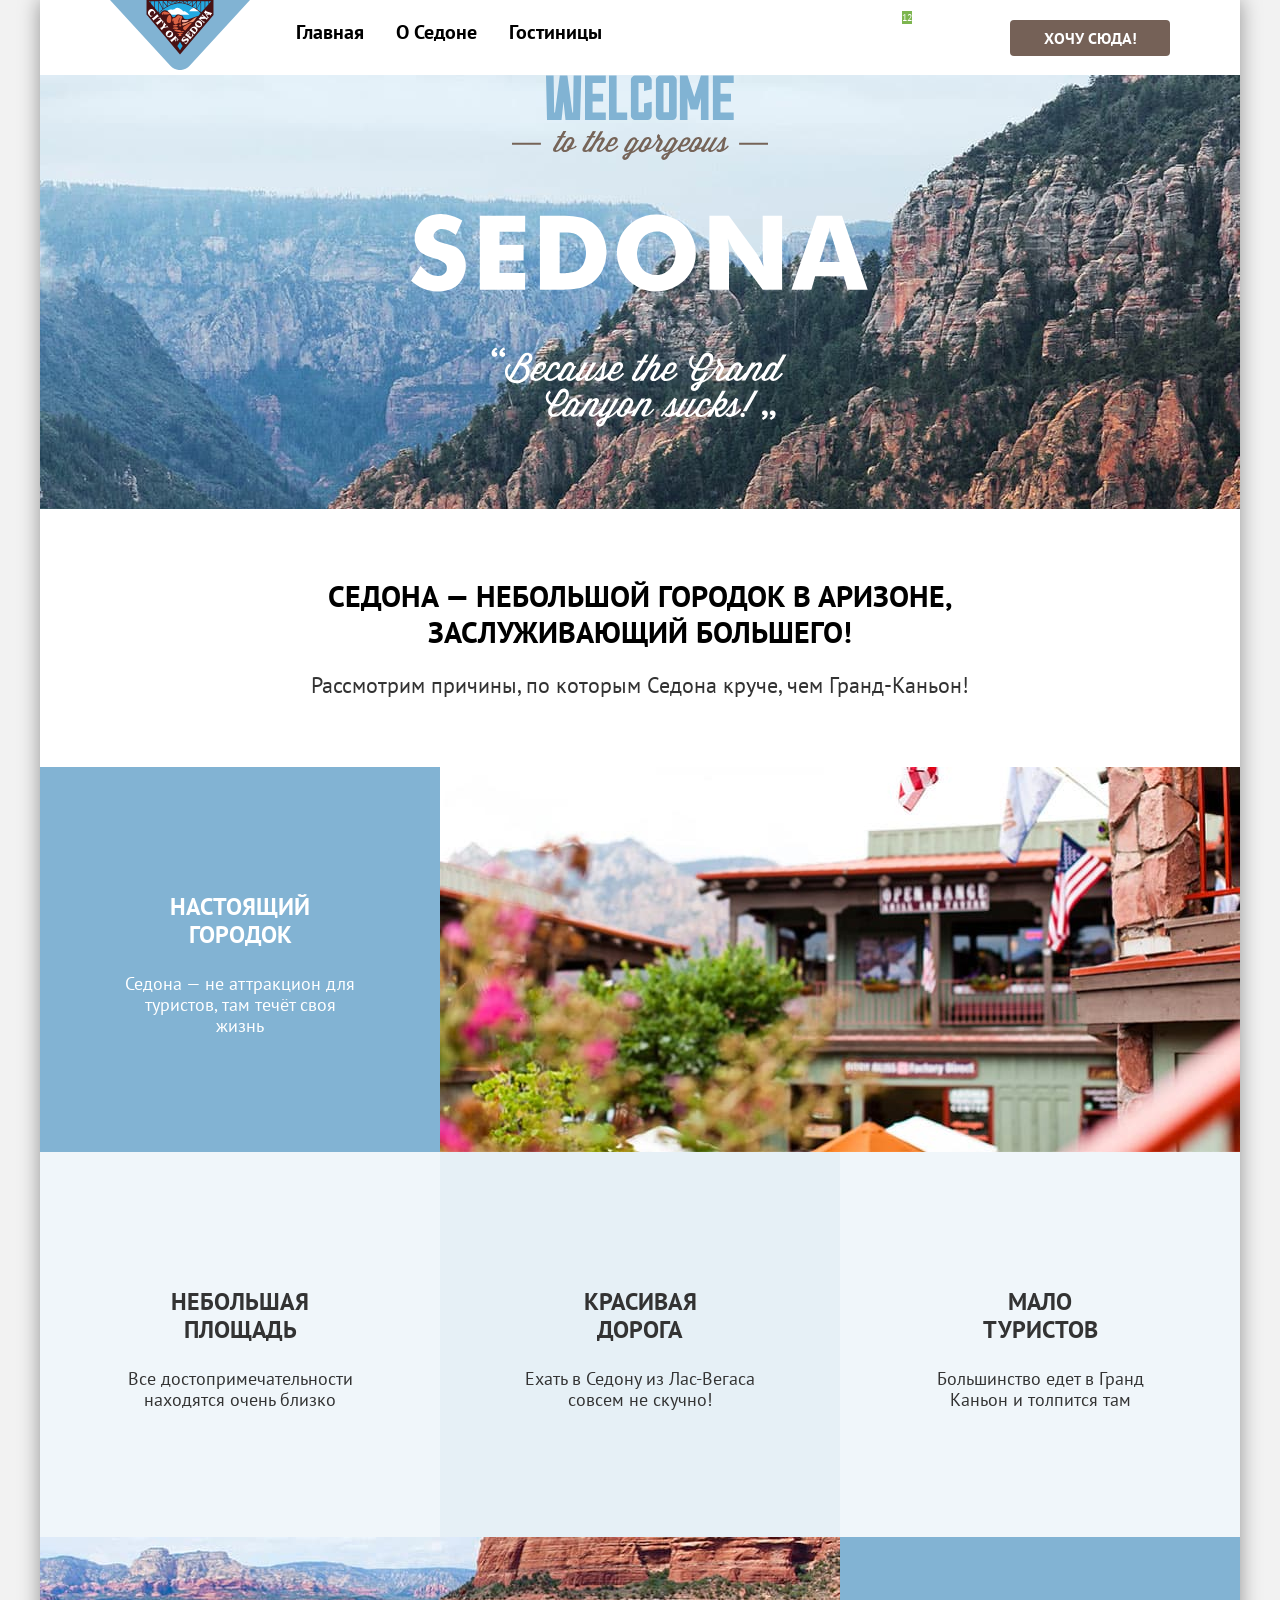
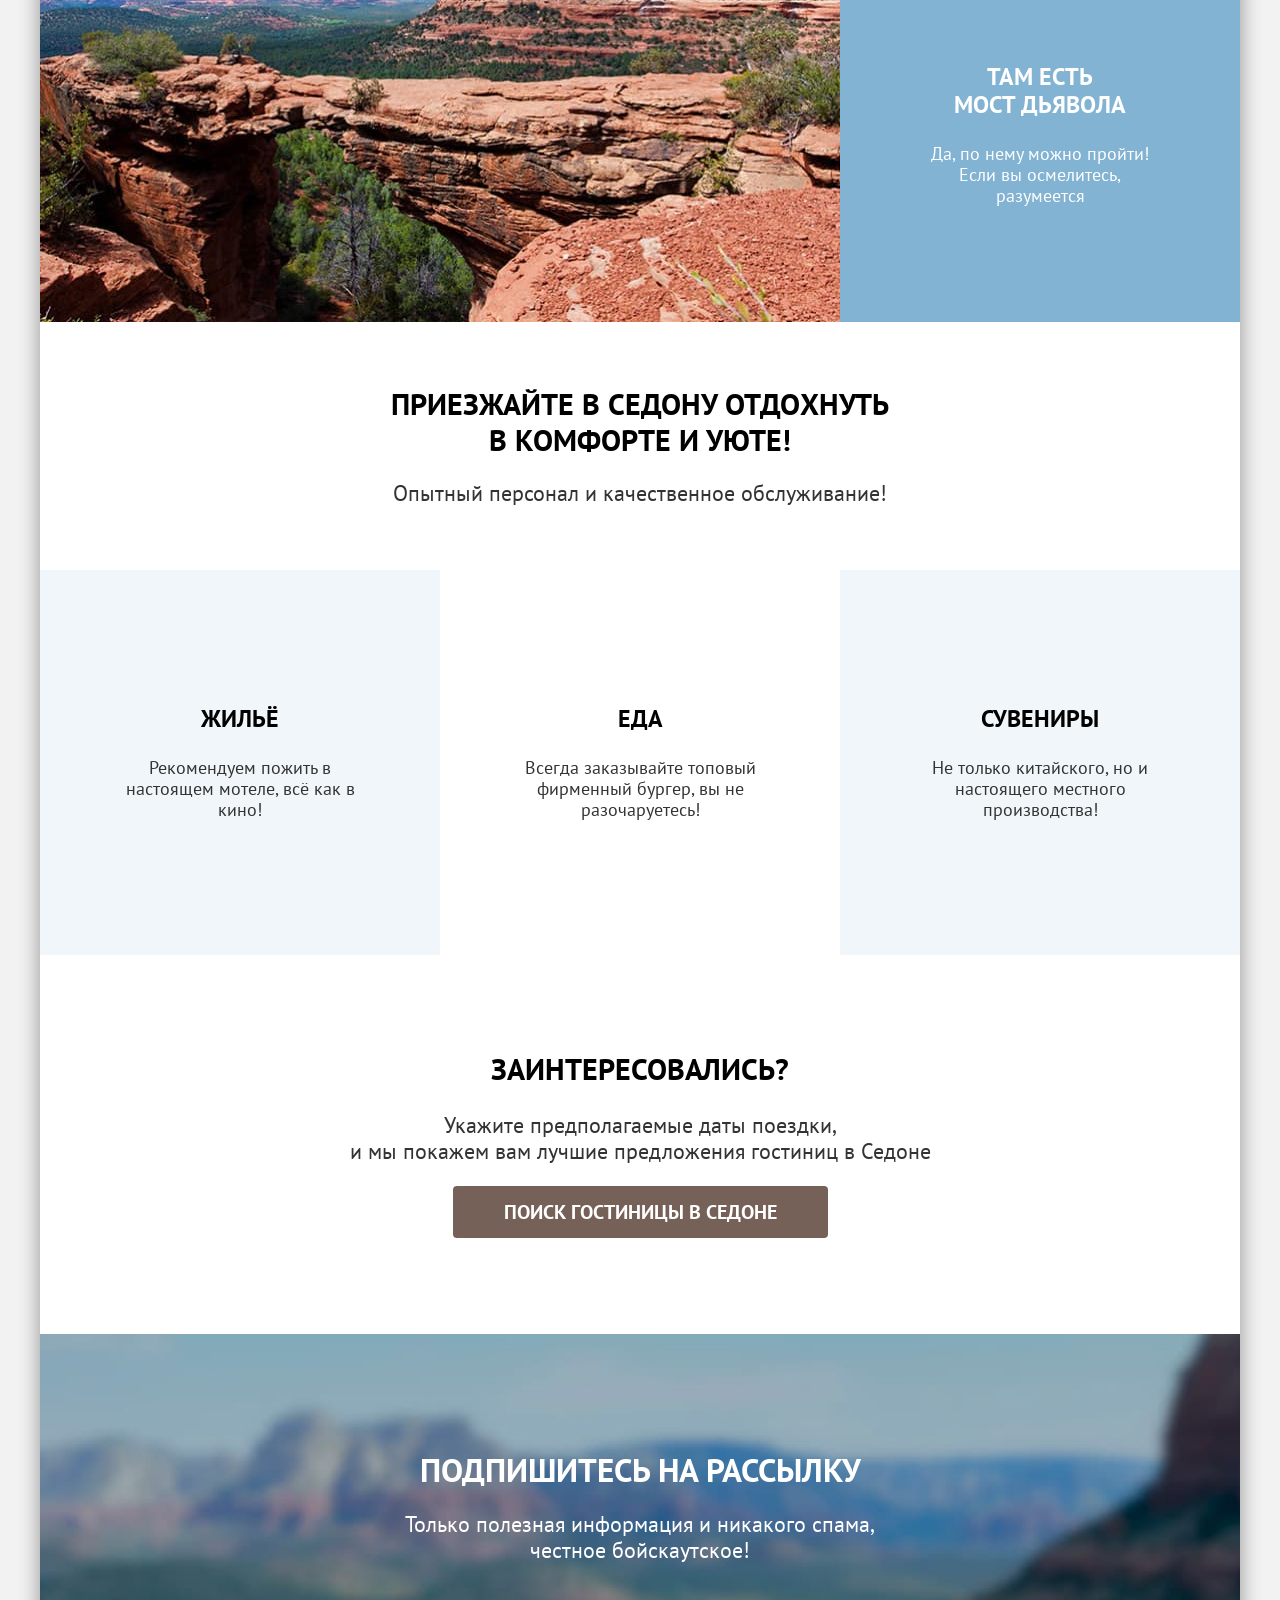
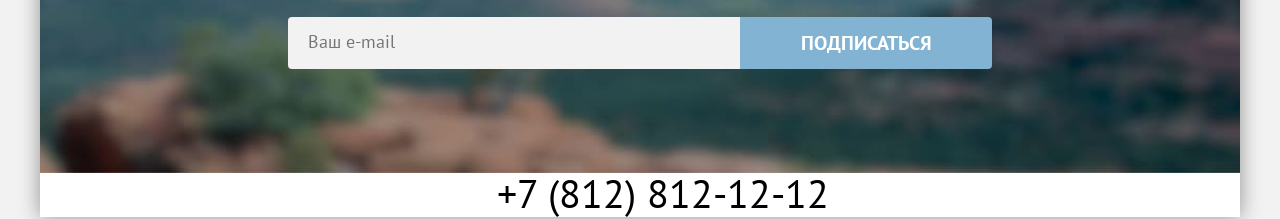
<file: index.html>
<!DOCTYPE html>
<html lang="ru">

  <head>
    <meta charset="utf-8">
    <title>HTML Academy: Седона</title>
    <link href="styles/styles.css" rel="stylesheet">
  </head>

  <body>
    <div class="page-container">
      <header class="navigation-header">
        <nav class="header-navigation">
          <a class="navigation-logo" href="index.html">
            <img src="images/svg/logo.svg" width="140" height="70" alt="Логотип сайта Седона">
          </a>
          <ul class="header-navigation-list">
            <li class="header-navigation-item curent-link">
              <a class="navigation-list-link">Главная</a>
            </li>
            <li class="header-navigation-item">
              <a class="navigation-list-link" href="#">О Седоне</a>
            </li>
            <li class="header-navigation-item">
              <a class="navigation-list-link" href="catalog.html">Гостиницы</a>
            </li>
          </ul>
          <ul class="header-navigation-list navigation-user">
            <li class="header-navigation-item">
              <a class="header-navigation-list-user icon-search">
                <span class="visually-hidden">Поиск</span>
              </a>
            </li>
            <li class="header-navigation-item">
              <a class="header-navigation-list-user icon-favorite">
                <span class="visually-hidden">Избранное</span>
                <span class="favorite-number">12</span>
              </a>
            </li>
          </ul>
          <a class="header-navigation-list-user desired-button" href="#">
            Хочу сюда!
          </a>
        </nav>
      </header>
      <main class="main-index">
        <section class="hero">
          <h1 class="visually-hidden">Добро пожаловать в Седону</h1>
          <img class="welcome-img" src="images/svg/welcome.svg" width="458" height="352"
            alt="Welcome to the gorgeous Sedona, because the Grand Canyon sucks!">
        </section>
        <section class="advantages">
          <h2 class="advantages-header">
            Седона — небольшой городок в Аризоне,
            заслуживающий большего!
          </h2>
          <p class="advantages-description">
            Рассмотрим причины, по которым Седона круче, чем Гранд-Каньон!
          </p>
          <h2 class="visually-hidden">Преимущества</h2>
          <ul class="advantages-list">
            <li class="advantages-item pictures">
              <div class="advantages-text">
                <h3>Настоящий <br>городок</h3>
                <p>
                  Седона — не аттракцион для туристов, там течёт своя жизнь
                </p>
              </div>
              <img class="advantages-img" src="images/city-of-sedona.jpg" width="800" height="385"
                alt="Улица Седоны с видом на ресторан Open Range и горы">
            </li>
            <li class="advantages-item advantages-text">
              <h3>
                Небольшая <br>
                площадь
              </h3>
              <p>
                Все достопримечательности находятся очень близко
              </p>
            </li>
            <li class="advantages-item advantages-text dark-blue">
              <h3>
                Красивая <br>
                дорога
              </h3>
              <p>Ехать в Седону из Лас-Вегаса совсем не скучно!</p>
            </li>
            <li class="advantages-item advantages-text">
              <h3>
                Мало <br>
                туристов
              </h3>
              <p>Большинство едет в Гранд Каньон и толпится там</p>
            </li>
            <li class="advantages-item pictures">
              <img class="advantages-img" src="images/devil-bridge.jpg" width="800" height="385"
                alt="Природный каменный мост Дьявола в Седоне на фоне красных скал">
              <div class="advantages-text">
                <h3>
                  Там есть <br>
                  мост дьявола
                </h3>
                <p>
                  Да, по нему можно пройти! Если вы осмелитесь, разумеется
                </p>
              </div>
            </li>
          </ul>
        </section>
        <section class="advantages-welcome">
          <h2 class="advantages-welcome-header">
            Приезжайте в Седону отдохнуть в комфорте и уюте!
          </h2>
          <p class="advantages-welcome-description">
            Опытный персонал и качественное обслуживание!
          </p>
          <ul class="advantages-welcome-list">
            <li class="advantages-welcome-item light-blue">
              <h3>Жильё</h3>
              <p>
                Рекомендуем пожить в настоящем мотеле, всё как в кино!
              </p>
            </li>
            <li class="advantages-welcome-item">
              <h3>Еда</h3>
              <p>
                Всегда заказывайте топовый фирменный бургер, вы не разочаруетесь!
              </p>
            </li>
            <li class="advantages-welcome-item light-blue">
              <h3>Сувениры</h3>
              <p>
                Не только китайского, но и настоящего местного производства!
              </p>
            </li>
          </ul>
        </section>
        <section class="interested">
          <h2>Заинтересовались?</h2>
          <p>
            Укажите предполагаемые даты поездки,<br>и мы покажем вам лучшие
            предложения гостиниц в Седоне
          </p>
          <button class="button-search" type="button">
            Поиск гостиницы в седоне
          </button>
        </section>
        <section class="subscribe">
          <h2>Подпишитесь на рассылку</h2>
          <p>
            Только полезная информация и никакого спама, честное бойскаутское!
          </p>
          <form class="subscribe-form" action="https://echo.htmlacademy.ru/" method="post">
            <label class="visually-hidden" for="email">Ваш email</label>
            <input type="email" id="email" name="email" placeholder="Ваш e-mail" required>
            <button class="subscribe-button" type="submit">Подписаться</button>
          </form>
        </section>
      </main>
      <footer class="main-footer">
        <ul class="social-list">
          <li class="social-item">
            <a class="social-link" href="https://vk.com/htmlacademy" title="Vk">
              <span class="visually-hidden">Группа Вконтакте</span>
            </a>
          </li>
          <li class="social-item">
            <a class="social-link" href="https://t.me/htmlacademy" title="Telegram">
              <span class="visually-hidden">Канал в Telegram</span>
            </a>
          </li>
          <li class="social-item">
            <a class="social-link" href="https://www.youtube.com/user/htmlacademyru" title="YouTube">
              <span class="visually-hidden">Ютуб канал</span>
            </a>
          </li>
        </ul>
        <a class="footer-contact-number" href="tel:+78128121212">
          +7 (812) 812-12-12
        </a>
        <a class="footer-contact-logo" href="https://htmlacademy.ru/intensive/htmlcss">
          <span class="visually-hidden">Логотип htmlacademy</span>
        </a>
      </footer>
    </div>
  </body>

</html>
</file>
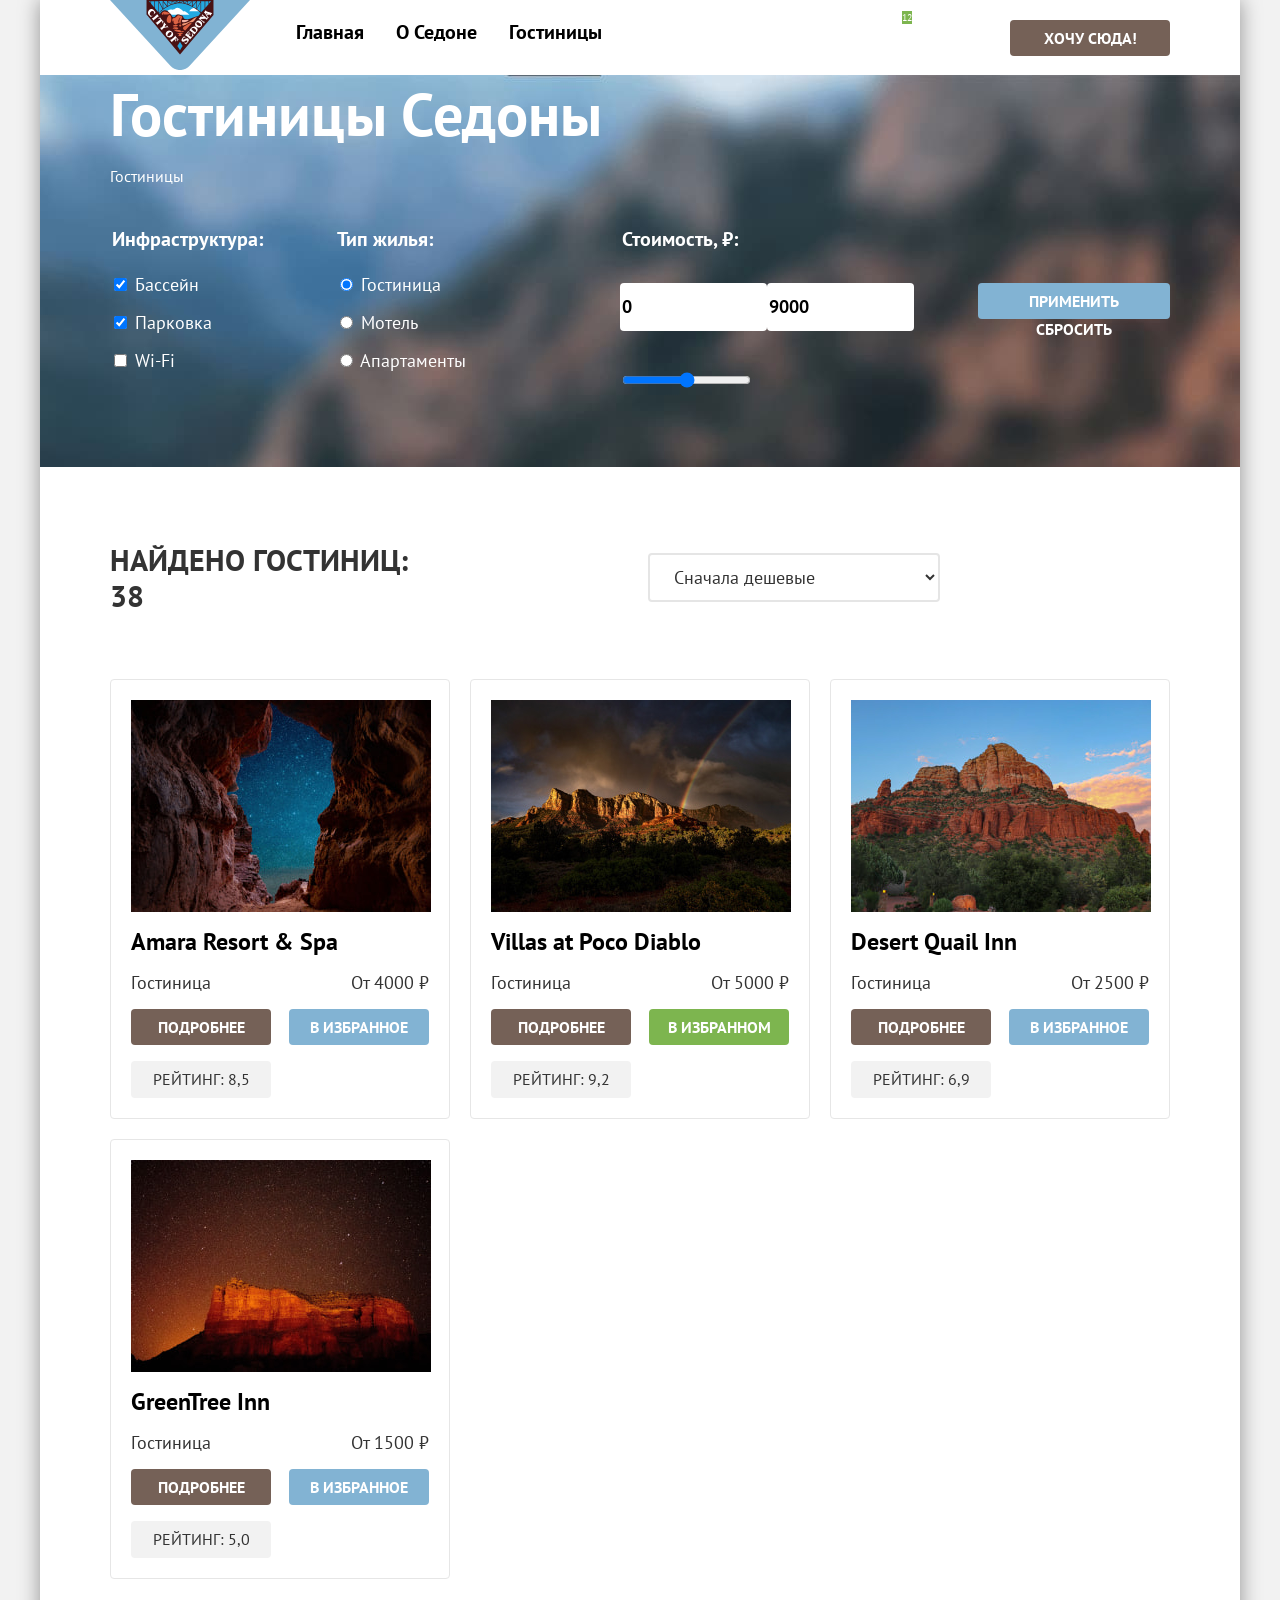
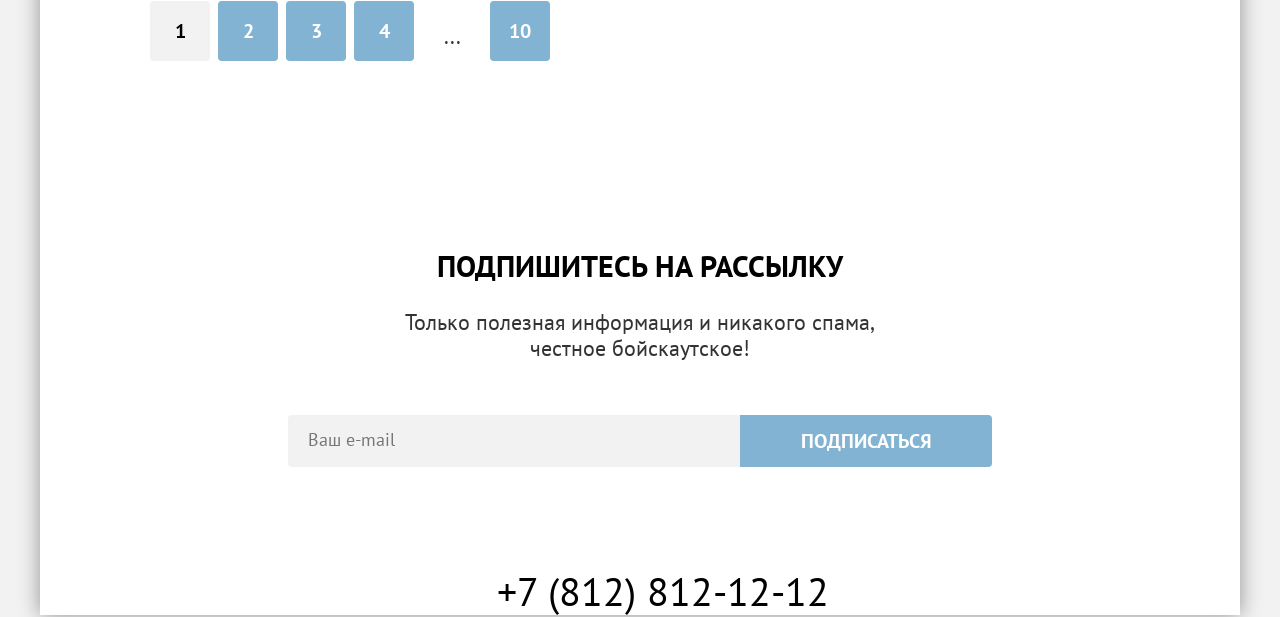
<file: catalog.html>
<!DOCTYPE html>
<html lang="ru">

  <head>
    <meta charset="UTF-8">
    <meta name="viewport" content="width=device-width, initial-scale=1.0">
    <title>Каталог</title>
    <link rel="stylesheet" href="styles/styles.css">
  </head>

  <body>
    <div class="page-container">
      <header class="navigation-header">
        <nav class="header-navigation">
          <a class="navigation-logo" href="index.html">
            <img src="images/svg/logo.svg" width="140" height="70" alt="Логотип сайта Седона">
          </a>
          <ul class="header-navigation-list">
            <li class="header-navigation-item">
              <a class="navigation-list-link" href="index.html">Главная</a>
            </li>
            <li class="header-navigation-item">
              <a class="navigation-list-link" href="#">О Седоне</a>
            </li>
            <li class="header-navigation-item curent-link">
              <a class="navigation-list-link">Гостиницы</a>
            </li>
          </ul>
          <ul class="header-navigation-list navigation-user">
            <li class="header-navigation-item">
              <a class="header-navigation-list-user icon-search">
                <span class="visually-hidden">Поиск</span>
              </a>
            </li>
            <li class="header-navigation-item">
              <a class="header-navigation-list-user icon-favorite">
                <span class="visually-hidden">Избранное</span>
                <span class="favorite-number">12</span>
              </a>
            </li>
          </ul>
          <a class="header-navigation-list-user desired-button" href="#">
            ХОЧУ СЮДА!
          </a>
        </nav>
      </header>
      <main class="main-catalog">
        <section class="catalog-filter-bloc">
          <h1>
            Гостиницы Седоны
          </h1>
          <ul class="breadcrumbs-list">
            <li class="breadcrumbs-item">
              <a class="breadcrumbs-link" href="index.html">
                <span class="visually-hidden">Главная страница</span>
              </a>
            </li>
            <li>
              <a class="breadcrumbs-link">Гостиницы</a>
            </li>
          </ul>
          <form class="catalog-filter" action="https://echo.htmlacademy.ru/" method="get">
            <fieldset class="catalog-filter-group">
              <legend class="catalog-filter-title">Инфраструктура:</legend>
              <ul class="catalog-filter-list">
                <li class="catalog-filter-item">
                  <label class="control">
                    <input type="checkbox" name="swimming-pool" checked>
                    Бассейн
                  </label>
                </li>
                <li class="catalog-filter-item">
                  <label class="control">
                    <input type="checkbox" name="parking" checked>
                    Парковка
                  </label>
                </li>
                <li class="catalog-filter-item">
                  <label class="control">
                    <input type="checkbox" name="wifi">
                    Wi-Fi
                  </label>
                </li>
              </ul>
            </fieldset>
            <fieldset class="catalog-filter-group">
              <legend class="catalog-filter-title">Тип жилья:</legend>
              <ul class="catalog-filter-list">
                <li class="catalog-filter-item">
                  <label class="control">
                    <input type="radio" name="property-type" value="hotel" checked>
                    Гостиница
                  </label>
                </li>
                <li class="catalog-filter-item">
                  <label class="control">
                    <input type="radio" name="property-type" value="motel">
                    Мотель
                  </label>
                </li>
                <li class="catalog-filter-item">
                  <label class="control">
                    <input type="radio" name="property-type" value="apartments">
                    Апартаменты
                  </label>
                </li>
              </ul>
            </fieldset>
            <fieldset class="catalog-filter-group">
              <legend class="catalog-filter-title">Стоимость, ₽:</legend>
              <div class="inputs-price-container">
                <input class="field-price" name="min-price" type="number" value="0">
                <input class="field-price" name="max-price" type="number" value="9000">
              </div>
              <input class="range-price" type="range">
            </fieldset>
            <div class="catalog-button-container">
              <button class="button-submit" type="submit">Применить</button>
              <button class="button-reset" type="reset">Сбросить</button>
            </div>
          </form>
        </section>
        <section class="hotels-catalog">
          <div class="sorting-container">
            <h2>Найдено гостиниц: 38</h2>
            <select class="select-control" aria-label="Сортировка">
              <option value="cheap">Сначала дешевые</option>
              <option value="expensive">Сначала дорогие</option>
            </select>
            <div class="card-view-container">
              <a class="button button-active" href="catalog.html?view=tile">
                <span class="visually-hidden">Показать плиткой</span>
              </a>
              <a class="button" href="catalog.html?view=card">
                <span class="visually-hidden">Показать карточками</span>
              </a>
              <a class="button" href="catalog.html?view=list">
                <span class="visually-hidden">Показать списком</span>
              </a>
            </div>
          </div>
          <ul class="hotels-catalog-list">
            <li class="hotels-catalog-item">
              <a class="product-card-link" href="#">
                <img class="product-card-img" src="images/amara-resort-spa.jpg" width="300" height="212"
                  alt="Вид на звездное ночное небо из темной каменной пещеры">
              </a>
              <h3 class="hotel-name">Amara Resort & Spa</h3>
              <div class="hotel-info-container">
                <p class="hotel-title">Гостиница</p>
                <p class="hotel-price">От 4000 ₽</p>
              </div>
              <div class="hotel-buttons-container">
                <a class="hotel-card-button button-info" href="#">Подробнее</a>
                <button class="hotel-card-button button-favorite" type="button">В избранное</button>
              </div>
              <div class="hotel-rating-container">
                <span class="rating-stars visually-hidden">4 звезды</span>
                <span class="hotel-rating">Рейтинг: 8,5</span>
              </div>
            </li>
            <li class="hotels-catalog-item">
              <a class="product-card-link" href="#">
                <img class="product-card-img" src="images/villas-at-poco-diablo.jpg" width="300" height="212"
                  alt="Красные скалы под грозовым небом с яркой радугой">
              </a>
              <h3 class="hotel-name">Villas at Poco Diablo</h3>
              <div class="hotel-info-container">
                <p class="hotel-title">Гостиница</p>
                <p class="hotel-price">От 5000 ₽</p>
              </div>
              <div class="hotel-buttons-container">
                <a class="hotel-card-button button-info" href="#">Подробнее</a>
                <button class="hotel-card-button button-in-favorite" type="button">В избранном</button>
              </div>
              <div class="hotel-rating-container">
                <span class="rating-stars visually-hidden">4 звезды</span>
                <span class="hotel-rating">Рейтинг: 9,2</span>
              </div>
            </li>
            <li class="hotels-catalog-item">
              <a class="product-card-link" href="#">
                <img class="product-card-img" src="images/desert-quail-inn.jpg" width="300" height="212"
                  alt="Величественная слоистая красная гора">
              </a>
              <h3 class="hotel-name">Desert Quail Inn</h3>
              <div class="hotel-info-container">
                <p class="hotel-title">Гостиница</p>
                <p class="hotel-price">От 2500 ₽</p>
              </div>
              <div class="hotel-buttons-container">
                <a class="hotel-card-button button-info" href="#">Подробнее</a>
                <button class="hotel-card-button button-favorite" type="button">В избранное</button>
              </div>
              <div class="hotel-rating-container">
                <span class="rating-stars visually-hidden">3 звезды</span>
                <span class="hotel-rating">Рейтинг: 6,9</span>
              </div>
            </li>
            <li class="hotels-catalog-item">
              <a class="product-card-link" href="#">
                <img class="product-card-img" src="images/greentree-inn.jpg" width="300" height="212"
                  alt="Подсвеченная красная скала ночью под усыпанным звездами небом">
              </a>
              <h3 class="hotel-name">GreenTree Inn</h3>
              <div class="hotel-info-container">
                <p class="hotel-title">Гостиница</p>
                <p class="hotel-price">От 1500 ₽</p>
              </div>
              <div class="hotel-buttons-container">
                <a class="hotel-card-button button-info" href="#">Подробнее</a>
                <button class="hotel-card-button button-favorite" type="button">В избранное</button>
              </div>
              <div class="hotel-rating-container">
                <span class="rating-stars visually-hidden">2 звезды</span>
                <span class="hotel-rating">Рейтинг: 5,0</span>
              </div>
            </li>
          </ul>
          <ul class="pagination-list">
            <li class="pagination-item">
              <a class="pagination-link pagination-current">1</a>
            </li>
            <li class="pagination-item">
              <a class="pagination-link" href="#">2</a>
            </li>
            <li class="pagination-item">
              <a class="pagination-link" href="#">3</a>
            </li>
            <li class="pagination-item">
              <a class="pagination-link" href="#">4</a>
            </li>
            <li class="pagination-item">
              <p class="pagination-dots">...</p>
            </li>
            <li class="pagination-item">
              <a class="pagination-link" href="#">10</a>
            </li>
          </ul>
        </section>
        <section class="subscribe subscribe-catalog">
          <h2>Подпишитесь на рассылку</h2>
          <p>
            Только полезная информация и никакого спама, честное бойскаутское!
          </p>
          <form class="subscribe-form" action="https://echo.htmlacademy.ru/" method="post">
            <label class="visually-hidden" for="email">Ваш email</label>
            <input class="email-field" type="email" id="email" name="email" placeholder="Ваш e-mail" required>
            <button class="subscribe-button" type="submit">Подписаться</button>
          </form>
        </section>
      </main>
      <footer class="main-footer">
        <ul class="social-list">
          <li class="social-item">
            <a class="social-link" href="https://vk.com/htmlacademy" title="Vk">
              <span class="visually-hidden">Группа Вконтакте</span>
            </a>
          </li>
          <li class="social-item">
            <a class="social-link" href="https://t.me/htmlacademy" title="Telegram">
              <span class="visually-hidden">Канал в Telegram</span>
            </a>
          </li>
          <li class="social-item">
            <a class="social-link" href="https://www.youtube.com/user/htmlacademyru" title="YouTube">
              <span class="visually-hidden">Ютуб канал</span>
            </a>
          </li>
        </ul>
        <a class="footer-contact-number" href="tel:+78128121212">
          +7 (812) 812-12-12
        </a>
        <a class="footer-contact-logo" href="https://htmlacademy.ru/intensive/htmlcss">
          <span class="visually-hidden">Логотип htmlacademy</span>
        </a>
      </footer>
    </div>
  </body>

</html>
</file>
<file: styles/styles.css>
@font-face {
  font-family: "PT Sans";
  font-style: normal;
  font-weight: 400;
  src: url("../fonts/ptsans-400.woff2") format("woff2");
  font-display: swap;
}

@font-face {
  font-family: "PT Sans";
  font-style: normal;
  font-weight: 700;
  src: url("../fonts/ptsans-700.woff2") format("woff2");
  font-display: swap;
}

html {
  height: 100%;
}

body {
  display: flex;
  flex-direction: column;
  margin: 0;
  font-family: "PT Sans", sans-serif;
  font-weight: 400;
  font-size: 22px;
  line-height: 26px;
  background-color: #f2f2f2;
  color: #333333;
  min-height: 100%;
}

.visually-hidden {
  position: absolute;
  width: 1px;
  height: 1px;
  padding: 0;
  margin: -1px;
  overflow: hidden;
  clip: rect(0, 0, 0, 0);
  border: 0;
}

.page-container {
  display: flex;
  flex-direction: column;
  min-height: 100%;
  width: 1200px;
  margin: 0 auto;
  background-color: #ffffff;
  flex-grow: 1;
  box-shadow: 0 0 20px rgba(0, 0, 0, 0.4);
}

.navigation-header {
  padding-right: 70px;
  padding-left: 70px;
}

.navigation-logo {
  margin-right: 30px;
}

.navigation-logo img {
  width: 140px;
  height: 70px;
}

.header-navigation {
  display: flex;
  width: 100%;
}

.header-navigation-list {
  display: flex;
  flex-wrap: wrap;
  list-style-type: none;
  margin: 0;
  margin-right: auto;
  padding: 0;
  width: 500px;
}

.navigation-list-link {
  display: block;
  padding: 20px 16px;
  font-weight: 700;
  font-size: 20px;
  line-height: 24px;
  color: #000000;
  text-decoration: none;
}

.navigation-user {
  flex-wrap: wrap;
  margin-right: 20px;
  width: 88px;
}

.favorite-number {
  background-color: #7db54f;
  font-size: 10px;
  line-height: 10px;
  color: #ffffff;
}

.desired-button {
  display: flex;
  justify-content: center;
  align-items: center;
  font-weight: 700;
  font-size: 16px;
  color: #ffffff;
  background-color: #756157;
  text-decoration: none;
  text-transform: uppercase;
  border-radius: 4px;
  width: 160px;
  min-height: 36px;
  text-align: center;
  align-self: center;
}

.container {
  width: 1060px;
  margin: 0 auto;
}

.welcome-img {
  display: block;
  margin: 0 auto;
}

.main-index {
  flex-grow: 1;
}

.main-catalog {
  flex-grow: 1;
}

.hero {
  display: flex;
  margin: 0 auto;
  background-color: #000000;
  background-image: url("../images/background/index-background.jpg");
  background-repeat: no-repeat;
  background-size: cover;
  padding-bottom: 82px;
}

.hero img {
  width: 458px;
  height: 352px;
}

.advantages-list {
  display: flex;
  flex-wrap: wrap;
  list-style-type: none;
  margin: 0;
  padding: 0;
}

.advantages-text {
  box-sizing: border-box;
  width: 400px;
  height: 385px;
  padding: 112px 85px;
  text-align: center;
}

.pictures .advantages-text {
  padding: 102px 85px;
}

.pictures {
  display: flex;
}

.pictures img {
  width: 800px;
  height: 385px;
}

.advantages {
  margin: 0;
  padding: 0;
}

.advantages-header {
  font-weight: 700;
  font-size: 30px;
  line-height: 36px;
  color: #000000;
  text-transform: uppercase;
  text-align: center;
  margin: 0 auto;
  padding-top: 69px;
  max-width: 630px;
}

.advantages-description {
  text-align: center;
  margin-bottom: 69px;
}

.advantages-welcome {
  margin: 0;
  padding: 0;
  text-align: center;
}

.advantages-welcome-header {
  font-weight: 700;
  font-size: 30px;
  line-height: 36px;
  color: #000000;
  text-transform: uppercase;
  margin: 0 auto;
  margin-top: 64px;
  max-width: 505px;
}

.advantages-welcome-description {
  margin-bottom: 64px;
}

.interested {
  margin: 0;
  text-align: center;
}

.interested h2 {
  font-weight: 700;
  font-size: 30px;
  line-height: 36px;
  color: #000000;
  text-transform: uppercase;
  margin-top: 96px;
}

.subscribe {
  background-color: #000000;
  background-image: url("../images/background/subscribe-background.jpg");
  background-size: cover;
  color: #ffffff;
  text-align: center;
  margin: 0;
  padding-top: 96px;
  padding-bottom: 104px;
}

.subscribe p {
  max-width: 475px;
  margin: 0 auto;
  margin-bottom: 54px;
}

.subscribe h2 {
  text-transform: uppercase;
}

.advantages-item {
  background-color: rgba(131, 179, 211, 0.12);
}

.light-blue {
  background-color: rgba(131, 179, 211, 0.12);
}

.dark-blue {
  background-color: rgba(131, 179, 211, 0.2);
}

.pictures {
  background-color: #82b3d3;
  color: #ffffff;
}

.advantages-item h3 {
  font-weight: 700;
  font-size: 24px;
  line-height: 28px;
  color: inherit;
  text-transform: uppercase;
}

.advantages-item p {
  font-size: 18px;
  line-height: 21px;
  max-width: 260px;
}

.advantages-welcome-list {
  padding: 0;
  display: flex;
  list-style-type: none;
}

.advantages-welcome-item {
  display: flex;
  flex-direction: column;
  align-items: center;
  width: 400px;
  height: 385px;
}

.advantages-welcome-item h3 {
  font-weight: 700;
  font-size: 24px;
  line-height: 28px;
  color: #000000;
  text-transform: uppercase;
  margin-top: auto;
}

.advantages-welcome-item p {
  font-size: 18px;
  line-height: 21px;
  margin: 0;
  margin-bottom: auto;
  max-width: 240px;
}

.button-search {
  font-family: inherit;
  font-weight: 700;
  font-size: 20px;
  line-height: 36px;
  color: #ffffff;
  background-color: #756157;
  text-transform: uppercase;
  width: 375px;
  height: 52px;
  margin-bottom: 96px;
  border-radius: 4px;
  border: 0;
  padding: 0;
}

.subscribe-form {
  display: flex;
  justify-content: center;
  align-items: center;
}

.subscribe-form input {
  width: 452px;
  height: 52px;
  font-family: inherit;
  border: 0;
  border-top-left-radius: 4px;
  border-bottom-left-radius: 4px;
  box-sizing: border-box;
  padding-left: 20px;
}

.subscribe-form input::placeholder {
  font-size: 18px;
  line-height: 24px;
}

.subscribe-button {
  font-family: inherit;
  font-weight: 700;
  font-size: 20px;
  line-height: 36px;
  color: #ffffff;
  background-color: #82b3d3;
  text-transform: uppercase;
  width: 252px;
  height: 52px;
  margin: 0;
  padding: 0;
  border: 0;
  border-top-right-radius: 4px;
  border-bottom-right-radius: 4px;
  box-sizing: border-box;
}

.main-footer {
  display: flex;
}

.social-list {
  list-style-type: none;
}

.main-footer {
  display: flex;
  padding-right: 70px;
  padding-left: 70px;
}

.social-item {
  width: 142px;
  margin: auto;
}

.footer-contact-number {
  width: 720px;
  font-size: 40px;
  line-height: 40px;
  color: #000000;
  text-align: center;
  text-decoration: none;
  margin: 0 auto;
}

.footer-contact-logo {
  width: 115px;
  margin: auto;
}

.catalog-filter-bloc {
  background-color: #000000;
  color: #ffffff;
  background-image: url("../images/background/filter-background.jpg");
  background-size: cover;
  padding-bottom: 73px;
}

.catalog-filter-bloc h1 {
  font-weight: 700;
  font-size: 60px;
  line-height: 78px;
  margin: 0;
  margin-bottom: 8px;
  padding: 0;
}

.breadcrumbs-list {
  list-style-type: none;
  margin: 0;
  margin-bottom: 40px;
  padding: 0;
  display: flex;
}

.breadcrumbs-link {
  color: inherit;
  text-decoration: none;
  font-size: 16px;
  line-height: 21px;
}

.catalog-filter-bloc {
  padding-left: 70px;
  padding-right: 70px;
}

.catalog-filter {
  display: flex;
  gap: 70px;
}

.catalog-filter-group {
  border: none;
  margin: 0;
  padding: 0;
}

.inputs-price-container {
  display: flex;
  width: 143px;
  height: 48px;
  margin-top: 32px;
  margin-bottom: 36px;
}

.inputs-price-container input {
  border: none;
  border-radius: 4px;
}

.catalog-filter-group:nth-child(1) {
  width: 150px;
}

.catalog-filter-group:nth-child(2) {
  width: 150px;
  margin-right: auto;
}

.catalog-filter-group:nth-child(3) {
  width: 288px;
}

.catalog-button-container {
  display: flex;
  flex-direction: column;
  margin-top: 56px;
}

.catalog-filter-title {
  font-weight: 700;
  font-size: 20px;
  line-height: 24px;
}

.catalog-filter-list {
  padding: 0;
}

.catalog-filter-item {
  list-style-type: none;
  font-size: 18px;
  line-height: 23px;
  padding: 0;
  margin-bottom: 15px;
}

.field-price {
  font-family: inherit;
  font-weight: 700;
  font-size: 18px;
  line-height: 24px;
  width: 143px;
}

.button-submit {
  font-family: inherit;
  font-weight: 700;
  font-size: 16px;
  line-height: 20px;
  width: 192px;
  height: 36px;
  border: 0;
  border-radius: 4px;
  color: inherit;
  background-color: #82b3d3;
  text-transform: uppercase;
  padding: 0;
}

.button-reset {
  font-family: inherit;
  font-weight: 700;
  font-size: 16px;
  line-height: 20px;
  color: inherit;
  background-color: transparent;
  text-transform: uppercase;
  border: 0;
  padding: 0;
}

.hotels-catalog {
  padding-left: 70px;
  padding-right: 70px;
}

.sorting-container {
  display: flex;
  align-items: center;
  margin-top: 50px;
  margin-bottom: 40px;
}

.hotels-catalog h2 {
  flex-wrap: wrap;
  font-weight: 700;
  font-size: 30px;
  line-height: 36px;
  text-transform: uppercase;
  width: 338px;
  margin-right: auto;
}

.select-control {
  width: 292px;
  height: 49px;
  font-family: inherit;
  font-size: 18px;
  line-height: 21px;
  color: #333333;
  background-color: transparent;
  border: 2px solid #e5e5e5;
  border-radius: 4px;
  padding-left: 20px;
  margin-right: 70px;
}

.card-view-container {
  display: flex;
  gap: 8px;
}

.card-view-container .button {
  min-width: 48px;
  min-height: 48px;
}

.hotels-catalog-list {
  display: flex;
  flex-wrap: wrap;
  margin: 0;
  padding: 0;
  gap: 20px;
}

.hotels-catalog-item {
  display: flex;
  flex-direction: column;
  width: 340px;
  min-height: 438px;
  padding: 20px;
  box-sizing: border-box;
  list-style-type: none;
  border: 1px solid #e6e6e6;
  border-radius: 4px;
  row-gap: 16px;
}

.product-card-img {
  display: block;
  width: 300px;
  height: 212px;
}

.hotel-name {
  font-weight: 700;
  font-size: 24px;
  line-height: 28px;
  color: #000000;
  margin: 0;
}

.hotel-title {
  font-size: 18px;
  line-height: 21px;
  margin: 0;
  padding: 0;
}

.hotel-price {
  margin: 0;
  padding: 0;
  font-size: 18px;
  line-height: 21px;
}

.hotel-card-button {
  font-weight: 700;
  font-size: 16px;
  line-height: 20px;
  color: #ffffff;
  text-transform: uppercase;
  width: 140px;
  height: 36px;
  text-align: center;
  border: 0;
  border-radius: 4px;
  padding: 0;
}

.button-info {
  display: flex;
  justify-content: center;
  align-items: center;
  background-color: #756157;
  text-decoration: none;
}

.button-favorite {
  font-family: inherit;
  background-color: #82b3d3;
}

.button-in-favorite {
  font-family: inherit;
  background-color: #7db54f;
}

.hotel-rating {
  display: flex;
  justify-content: center;
  align-items: center;
  font-size: 16px;
  line-height: 20px;
  background-color: #f2f2f2;
  text-transform: uppercase;
  width: 140px;
  height: 37px;
  text-align: center;
  border-radius: 4px;
}

.hotel-info-container {
  display: flex;
  justify-content: space-between;
  align-items: center;
}

.hotel-buttons-container {
  display: flex;
  justify-content: space-between;
  align-items: center;
}

.hotel-rating-container {
  display: flex;
  justify-content: space-between;
  align-items: center;
  margin-bottom: 0;
}

.pagination-list {
  display: flex;
  flex-wrap: wrap;
  gap: 8px;
  list-style-type: none;
}

.pagination-link {
  display: flex;
  font-weight: 700;
  font-size: 20px;
  line-height: 36px;
  color: #ffffff;
  background-color: #82b3d3;
  min-width: 60px;
  height: 60px;
  text-decoration: none;
  justify-content: center;
  align-items: center;
  border-radius: 4px;
}

.pagination-dots {
  display: flex;
  font-weight: 400;
  font-size: 22px;
  line-height: 26px;
  background-color: transparent;
  min-width: 60px;
  height: 60px;
  justify-content: center;
  align-self: center;
  border-radius: 4px;
}

.pagination-current {
  color: #000000;
  background-color: #f2f2f2;
}

.subscribe-catalog h2 {
  font-weight: 700;
  font-size: 30px;
  line-height: 36px;
  color: #000000;
}

.subscribe-catalog {
  color: #000000;
  background-image: none;
  text-align: center;
  background-color: #ffffff;
}

.subscribe-form input {
  background-color: #f2f2f2;
}

.subscribe-catalog h2 {
  text-transform: uppercase;
}

.subscribe-catalog p {
  color: #333333;
}
</file>
